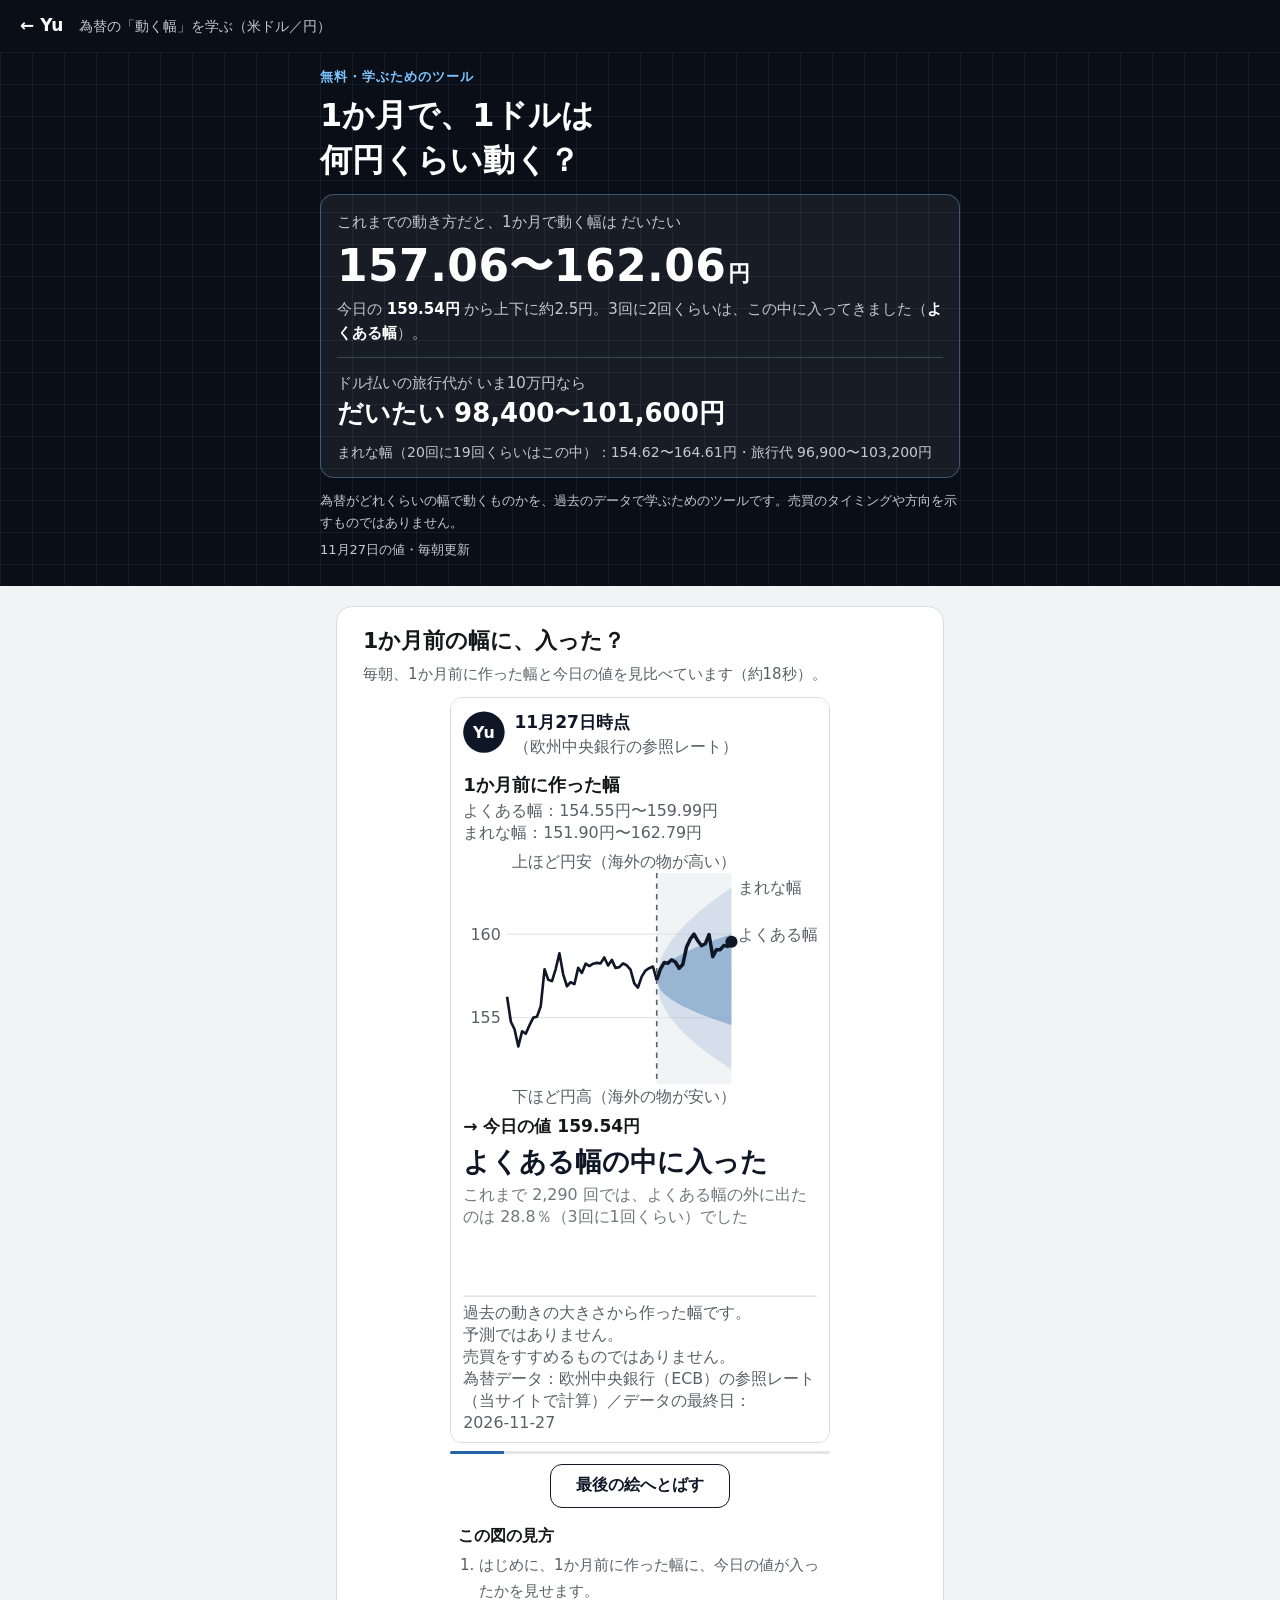
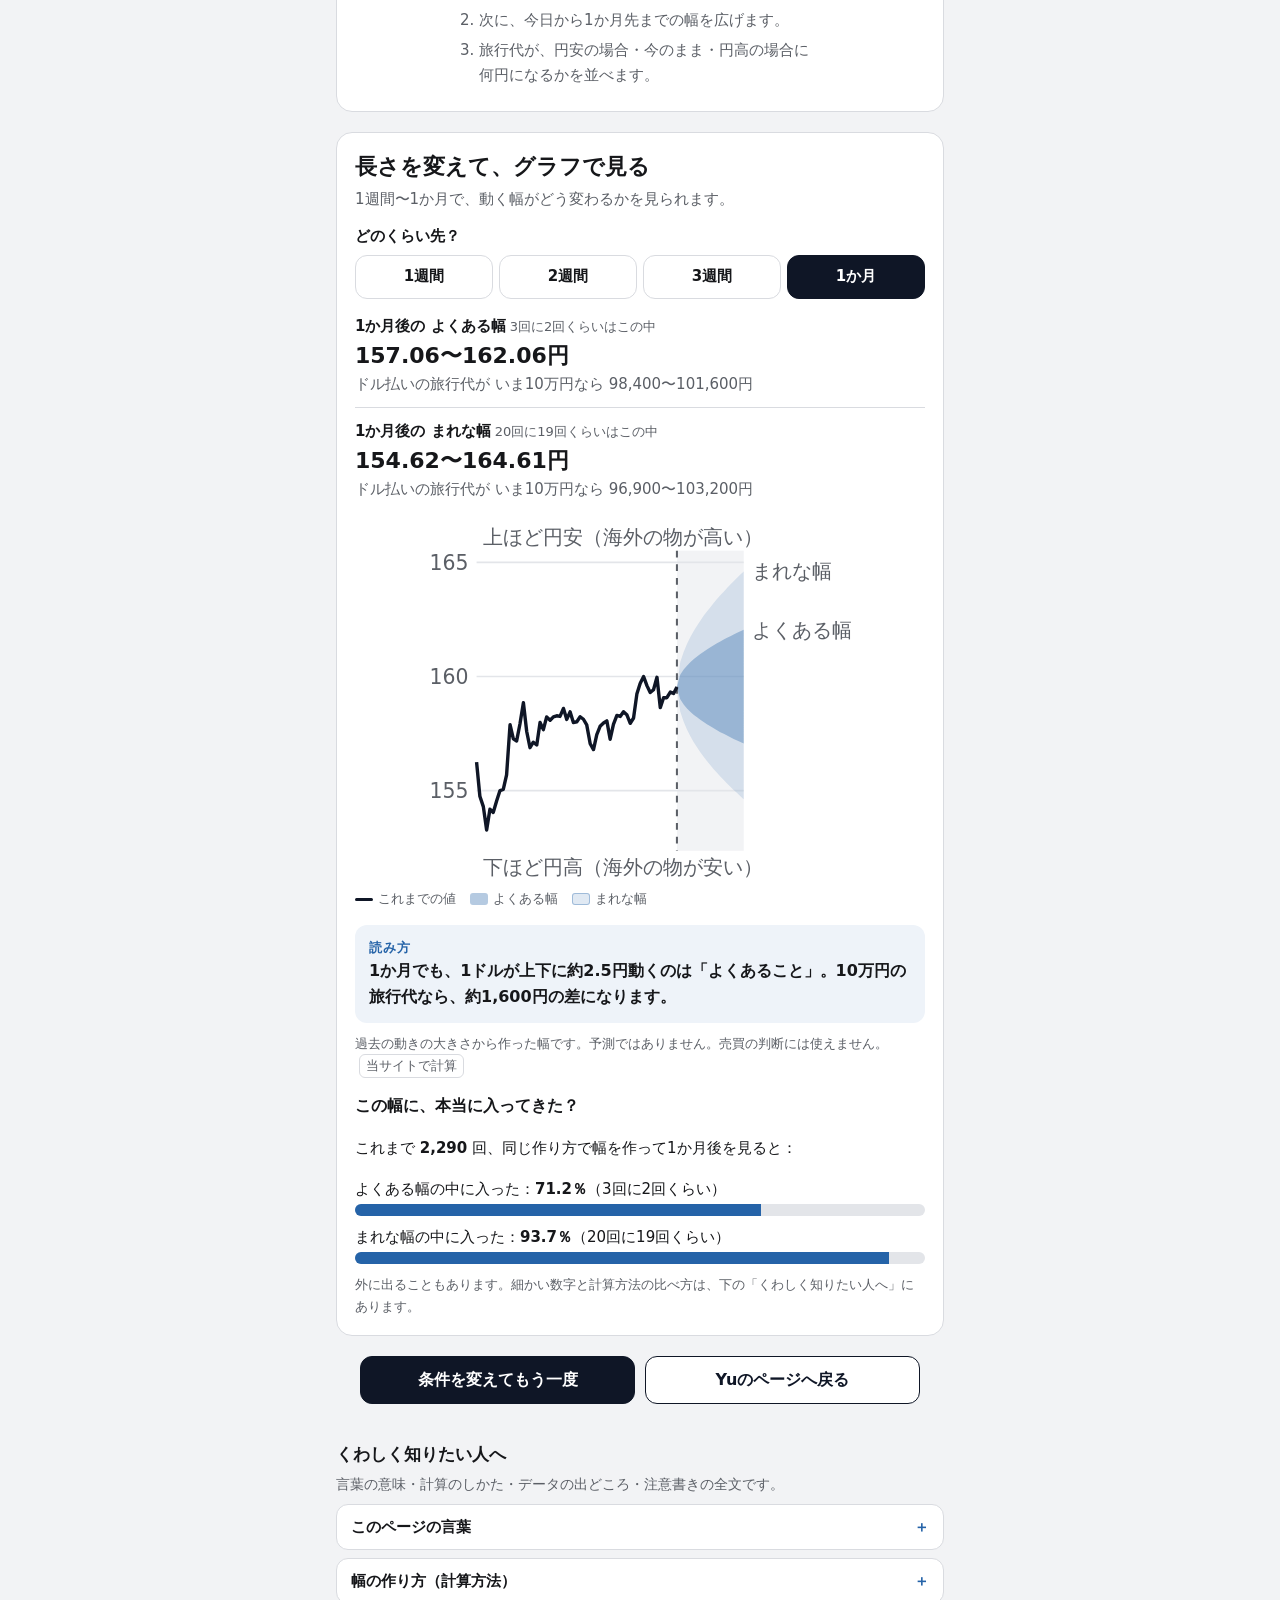
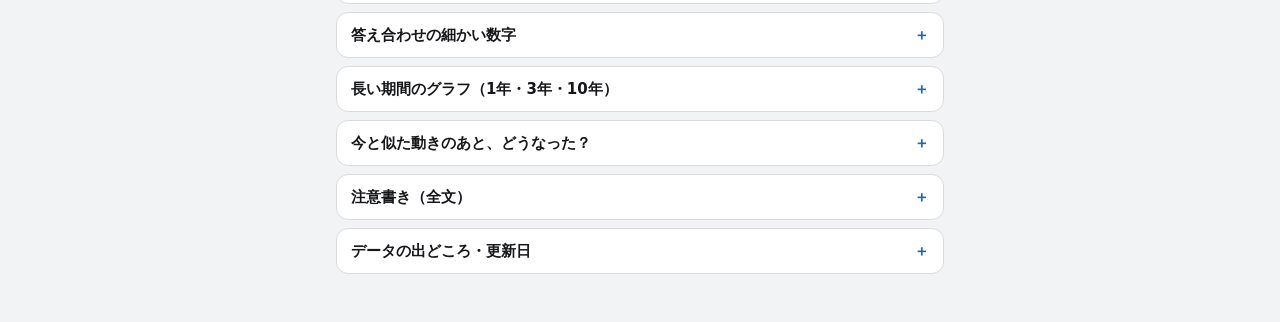
<file: index.html>
<!doctype html>
<html lang="ja">
<head>
<meta charset="utf-8">
<meta name="viewport" content="width=device-width, initial-scale=1">
<!--
  index.html：為替の「動く幅」を学ぶシミュレーター（fx-simulator）の画面の骨組み（仕様 2-11：答え → 今日の図 → 入力＋結果 → 次の行動 → くわしく）と、ファイルの読み込みだけ
  ・動き（計算・表示）は js/ の各ファイル。入口は js/main.js。外部のフォント・ライブラリ・画像は読み込まない（直接開いても動く）
-->
<title>1か月で、1ドルは何円くらい動く？｜為替の「動く幅」を学ぶ（米ドル／円）｜Yu</title>
<meta name="description" content="米ドル／円の過去のデータから、為替がどれくらいの幅で動くものかを学ぶ無料ツール。売買のタイミングや方向を示すものではありません。">
<link rel="stylesheet" href="css/style.css">
</head>
<body>

<!-- 共通の型：左上に「← Yu」（portal へ） -->
<nav class="bar" aria-label="サイトのメニュー">
  <a class="back-yu" href="https://yu-ceo.github.io/" aria-label="Yuのページへ戻る">← Yu</a>
  <span class="bar-title">為替の「動く幅」を学ぶ（米ドル／円）</span>
</nav>

<!-- ① 答え：問い → 答えの箱（js/answer_view.js が入れる）→ 上部の注意書き（1回だけ）→ 日付 -->
<header class="hero">
  <div class="hero-in">
    <p class="eyebrow">無料・学ぶためのツール</p>
    <h1>1か月で、1ドルは<br>何円くらい動く？</h1>
    <div id="hero-body"><div class="hero-msg" role="status">読み込み中…</div></div>
    <p class="hero-note">為替がどれくらいの幅で動くものかを、過去のデータで学ぶためのツールです。売買のタイミングや方向を示すものではありません。</p>
    <p class="hero-date" id="hero-date"></p>
  </div>
</header>

<main id="main">
  <!-- 今日の図（仕様 2-8）：最初の画面のあと js/story_view.js が1回だけ動かす。「この図の見方」は PC でも図の下 -->
  <section class="card today" id="today" aria-labelledby="h2-today">
    <h2 id="h2-today">1か月前の幅に、入った？</h2>
    <p class="what">毎朝、1か月前に作った幅と今日の値を見比べています（約18秒）。</p>
    <div id="today-msg"><div class="msg" role="status">今日の図を読み込み中…</div></div>
    <div class="today-grid" id="today-body" hidden>
      <div>
        <div class="story" id="story"></div>
        <div class="story-bar" aria-hidden="true"><i id="story-prog"></i></div>
        <div class="story-ctrl"><button type="button" class="btn" id="btn-replay">もう一度見る</button></div>
        <p class="rm-note" id="rm-note" hidden>動きを減らす設定のため、最後の絵だけを表示しています。</p>
      </div>
      <div class="how">
        <h3>この図の見方</h3>
        <ol>
          <li>はじめに、1か月前に作った幅に、今日の値が入ったかを見せます。</li>
          <li>次に、今日から1か月先までの幅を広げます。</li>
          <li>旅行代が、円安の場合・今のまま・円高の場合に何円になるかを並べます。</li>
        </ol>
      </div>
    </div>
  </section>

  <!-- ② 入力（先の長さだけ）＋ ③ 結果（js/result_view.js が入れる） -->
  <section class="card" id="try" aria-labelledby="h2-try">
    <h2 id="h2-try">長さを変えて、グラフで見る</h2>
    <p class="what">1週間〜1か月で、動く幅がどう変わるかを見られます。</p>
    <span class="field-lab" id="h-label">どのくらい先？</span>
    <div class="seg" id="seg-h" role="group" aria-labelledby="h-label">
      <button type="button" data-h="5" aria-pressed="false">1週間</button>
      <button type="button" data-h="10" aria-pressed="false">2週間</button>
      <button type="button" data-h="15" aria-pressed="false">3週間</button>
      <button type="button" data-h="20" aria-pressed="true">1か月</button>
    </div>
    <div class="res" id="res" aria-live="polite"><div class="msg" role="status">読み込み中…</div></div>
  </section>

  <!-- ④ 次の行動（3つのツールで同じ見た目・同じ場所：結果のすぐ後） -->
  <div class="next" id="next">
    <button type="button" class="primary" data-act="again">条件を変えてもう一度</button>
    <a class="secondary" href="https://yu-ceo.github.io/">Yuのページへ戻る</a>
  </div>
</main>

<!-- ⑤ くわしく知りたい人へ（長い説明・計算方法・出典・注意書きの全文。どれも消さず、畳むだけ） -->
<section class="more" id="more" aria-labelledby="h2-more">
  <h2 id="h2-more">くわしく知りたい人へ</h2>
  <p class="more-lead">言葉の意味・計算のしかた・データの出どころ・注意書きの全文です。</p>

  <details id="d-words"><summary>このページの言葉</summary><div class="d-body">
    <ul>
      <li><b>よくある幅</b>（狭い帯）：これまで、だいたい3回に2回は、この中に入ってきた幅です。</li>
      <li><b>まれな幅</b>（広い帯）：これまで、だいたい20回に19回は、この中に入ってきた幅です。外に出ることもあります。</li>
      <li><b>円安</b>：1ドルに払う円が増えること。海外の物・旅行が高くなります。グラフでは上へ動きます。</li>
      <li><b>円高</b>：1ドルに払う円が減ること。海外の物・旅行が安くなります。グラフでは下へ動きます。</li>
      <li><b>1週間・2週間・3週間・1か月</b>：土日と休みの日を除いた「営業日」で、5・10・15・20営業日のことです。</li>
    </ul>
  </div></details>

  <details id="d-method"><summary>幅の作り方（計算方法）</summary><div class="d-body">
      <p>過去の動きの大きさ（計算方法：<span id="method-name">カルマンフィルタ</span>）から作った幅です。予測ではありません。<span class="tag">当サイトで計算</span></p>
    <p>毎日の値の変わり方（ドル円が前の日から何％動いたか）から「ふだんの動きの大きさ」を見積もり、今日の値を真ん中にして、上下に同じだけ広げています。上がる・下がるの向きは入れていません。</p>
    <p>見積もりには、動きの大きさが少しずつ変わることを取り入れる方法を使っています。4つの方法を過去のデータで比べて選びました（次の「答え合わせの細かい数字」に表があります）。</p>
    <p>よくある幅は「動きの大きさ」の1つ分、まれな幅は2つ分です。先が長いほど、幅は広くなります（ラッパの形）。</p>
  </div></details>

  <details id="d-bt"><summary>答え合わせの細かい数字</summary><div class="d-body" id="bt-detail"><div class="msg" role="status">読み込み中…</div></div></details>

  <details id="d-long"><summary>長い期間のグラフ（1年・3年・10年）</summary><div class="d-body" id="long-body"><div class="msg" role="status">読み込み中…</div></div></details>

  <details id="d-sim"><summary>今と似た動きのあと、どうなった？</summary><div class="d-body" id="sim-body"><div class="msg" role="status">読み込み中…</div></div></details>

  <details id="d-note"><summary>注意書き（全文）</summary><div class="d-body">
    <p>このツールは、過去の為替データを決まった計算式で集計・表示するだけのものです。将来の値動きを予測・保証するものではなく、特定の商品・取引・業者をすすめるものでもありません。FX（外国為替証拠金取引）は元本を超える損失が出ることがあります。実際の判断はご自身の責任で行ってください。</p>
  </div></details>

  <details id="d-src"><summary>データの出どころ・更新日</summary><div class="d-body">
    <p>為替データ：欧州中央銀行（ECB）の参照レート（<a href="https://frankfurter.dev/" target="_blank" rel="noopener noreferrer">Frankfurter</a> 経由で取得）</p>
    <p>欧州中央銀行が1日1回公表する参照レートです。米ドル／円は、ユーロ基準の値から Frankfurter が計算し、当サイトで小数第3位に丸めたものです。リアルタイムの値ではありません。土日と欧州中央銀行の休業日の値はありません。データの正確さは保証されません。</p>
    <p>帯・答え合わせ・似た局面・今日の図の数字は、上のデータをもとに当サイトで計算したものです。</p>
    <p><span class="last-date num" id="last-date">データの最終日：—</span></p>
  </div></details>
</section>

<!-- 最初に読むのはここまでの分（データは最近の分だけ）。採用した方法・今日の図・結果・過去の分などは js/data_loader.js が後から読む -->
<script src="data/usdjpy_recent.js"></script>
<script src="js/format.js"></script>
<script src="js/band_config.js"></script>
<script src="js/band_calc.js"></script>
<script src="js/data_loader.js"></script>
<script src="js/answer_view.js"></script>
<script src="js/main.js"></script>
</body>
</html>
</file>
<file: css/style.css>
/*
 * style.css：fx-simulator の見た目（色・文字・余白・答えの箱・結果・グラフ・表・くわしくの畳み）
 * 見た目は、プロトタイプと、3つのツール共通の型（答え → 入力 → 結果 → 次の行動 → くわしく）のとおり。
 * 外部フォントは使わない（端末の文字だけ）。緑・赤など良し悪しに見える色は使わない。本文16px以上・補足13px以上・押せる物は高さ44px以上。
 */
:root{
  --bg:#f2f3f5;
  --card:#ffffff;
  --line:#d9dbe0;
  --text:#16171a;
  --text-sub:#5b5f66;
  --night:#0a0e17;
  --night-2:#0f1626;
  --night-text:#ffffff;
  --night-text-sub:#c3c8d2;
  --night-accent:#7cc4ff;
  --night-grid:rgba(150,185,255,.08);
  --answer-bg:rgba(255,255,255,.06);
  --accent:#2563a8;
  --chart-line:#0f1626;
  --band-narrow:rgba(37,99,168,.34);
  --band-wide:rgba(37,99,168,.14);
  --future-bg:#f2f3f5;
  --grid:#e3e5e9;
  --divider:#5b5f66;
  --chip-bg:#eef3f9;
  --loading-bg:#eceef2;
  --focus:#3b82f6;
  --font:"Hiragino Sans","Hiragino Kaku Gothic ProN","Noto Sans JP","Yu Gothic UI","Yu Gothic",Meiryo,system-ui,sans-serif;
  --fs-q:clamp(22px, 6.4vw, 32px);
  --fs-answer:clamp(30px, 9vw, 44px);
  --fs-trip:clamp(20px, 5.6vw, 26px);
  --fs-h2:clamp(19px, 5.2vw, 22px);
  --fs-body:16px;
  --fs-note:13px;
  --fs-button:16px;
  --gutter:16px;
  --card-pad:18px;
  --card-radius:16px;
  --section-gap:20px;
  --content-max:640px;
  --bar-height:52px;
  --btn-height:48px;
  --tap-min:44px;
  --btn-radius:12px;
  --story-max:380px;   /* PCで今日の図を大きくしすぎない上限（360px の画面でほぼ等倍） */
  --chart-max:440px;   /* PCで結果のグラフを大きくしすぎない上限（仕様 2-11） */
}
/* ===== 基本 ===== */
*{box-sizing:border-box}
html{-webkit-text-size-adjust:100%;scroll-behavior:smooth}
body{margin:0;background:var(--bg);color:var(--text);font-family:var(--font);font-size:var(--fs-body);line-height:1.75;overflow-x:hidden}
a{color:var(--accent)}
button{font-family:inherit}
:focus-visible{outline:3px solid var(--focus);outline-offset:2px}
[hidden]{display:none!important}
.num{font-variant-numeric:tabular-nums;font-feature-settings:"tnum"}
.vh{position:absolute;width:1px;height:1px;overflow:hidden;clip:rect(0 0 0 0)}
/* ===== いちばん上のバー（左上に「← Yu」） ===== */
.bar{height:var(--bar-height);padding:0 var(--gutter);display:flex;align-items:center;gap:12px;background:var(--night);color:var(--night-text)}
.back-yu{display:inline-flex;align-items:center;min-height:var(--tap-min);min-width:var(--tap-min);padding:0 4px;color:var(--night-text);text-decoration:none;font-weight:700;font-size:17px}
.bar-title{font-size:14px;color:var(--night-text-sub);white-space:nowrap;overflow:hidden;text-overflow:ellipsis}
/* ===== ① 答え（紺の帯・答えの箱） ===== */
.hero{background:var(--night);color:var(--night-text);padding:14px var(--gutter) 24px;
  background-image:linear-gradient(var(--night-grid) 1px,transparent 1px),linear-gradient(90deg,var(--night-grid) 1px,transparent 1px);background-size:32px 32px}
.hero-in{max-width:var(--content-max);margin:0 auto}
.eyebrow{font-size:var(--fs-note);letter-spacing:.08em;color:var(--night-accent);font-weight:700;margin:0 0 4px}
.hero h1{font-size:var(--fs-q);line-height:1.4;margin:0 0 12px;font-weight:700}
.answer{border:1px solid rgba(124,196,255,.35);border-radius:14px;background:var(--answer-bg);padding:14px 16px}
.ans-lab{margin:0;font-size:15px;color:var(--night-text-sub)}
.ans-big{margin:2px 0 0;font-size:var(--fs-answer);font-weight:700;line-height:1.25;letter-spacing:.01em}
.ans-big small{font-size:.5em;font-weight:700;margin-left:2px}
.ans-sub{margin:4px 0 0;font-size:15px;color:var(--night-text-sub);line-height:1.6}
.ans-sub b{color:var(--night-text)}
.ans-trip{margin-top:12px;padding-top:12px;border-top:1px solid rgba(124,196,255,.25)}
.ans-trip p{margin:0}
.trip-big{font-size:var(--fs-trip);font-weight:700;line-height:1.35;overflow-wrap:anywhere}
.ans-rare{margin:10px 0 0;font-size:14px;color:var(--night-text-sub);line-height:1.6}
.hero-note{margin:12px 0 0;font-size:var(--fs-note);color:var(--night-text-sub);line-height:1.65}
.hero-date{margin:6px 0 0;font-size:var(--fs-note);color:var(--night-text-sub)}
.hero-msg{border:1px solid rgba(124,196,255,.35);border-radius:14px;padding:18px 16px;font-size:16px;line-height:1.7}
.hero-msg .btn{margin-top:12px}
/* ===== カード・ボタン・読み込み中の表示（共通） ===== */
main{max-width:var(--content-max);margin:0 auto;padding:var(--section-gap) var(--gutter) 8px}
.card{background:var(--card);border:1px solid var(--line);border-radius:var(--card-radius);padding:var(--card-pad);margin-bottom:var(--section-gap)}
.card h2{font-size:var(--fs-h2);line-height:1.45;margin:0 0 4px;font-weight:700}
.card .what{margin:0 0 10px;color:var(--text-sub);font-size:15px}
.note-line{margin:10px 0 0;font-size:var(--fs-note);color:var(--text-sub);line-height:1.65}
.tag{display:inline-block;margin-left:4px;padding:0 6px;border:1px solid var(--line);border-radius:6px;font-size:var(--fs-note);color:var(--text-sub);white-space:nowrap}
.btn{min-height:var(--tap-min);min-width:180px;padding:0 18px;border-radius:var(--btn-radius);border:1px solid var(--night-2);background:var(--card);color:var(--night-2);font-size:var(--fs-button);font-weight:700;cursor:pointer}
.msg{padding:18px 14px;border-radius:12px;background:var(--loading-bg);color:var(--text-sub);font-size:15px;text-align:center;line-height:1.7}
.msg .btn{margin-top:10px}
.msg-sub{font-size:var(--fs-note)}
.loading-dot{display:inline-block;width:8px;height:8px;border-radius:50%;background:var(--text-sub);margin-right:8px;animation:blink 1.2s infinite}
@keyframes blink{50%{opacity:.25}}
@media (prefers-reduced-motion:reduce){.loading-dot{animation:none}}
/* ===== 今日の図（紺の帯のすぐ下。PC でも「この図の見方」は図の下） ===== */
.today{padding:var(--card-pad) 8px}
.today h2,.today .what{padding:0 8px}
.today-grid{display:grid;gap:14px}
.story{width:100%;max-width:var(--story-max);margin:0 auto}
.story svg{display:block;width:100%;height:auto;border:1px solid var(--line);border-radius:12px;background:var(--card)}
.story-bar{max-width:var(--story-max);height:3px;margin:8px auto 0;background:var(--grid);border-radius:2px;overflow:hidden}
.story-bar i{display:block;height:100%;width:0;background:var(--accent)}
.story-ctrl{display:flex;justify-content:center;margin-top:10px}
.how{max-width:var(--story-max);margin:0 auto;padding:0 8px;font-size:15px;color:var(--text-sub);line-height:1.7}
.how h3{margin:0 0 4px;font-size:16px;color:var(--text)}
.how ol{margin:0;padding-left:1.4em}
.how li{margin:0 0 4px}
.rm-note{margin:6px 6px 0;font-size:var(--fs-note);color:var(--text-sub);text-align:center}
/* 720px＝スマホより広い画面（PC・タブレット）から */
@media (min-width:720px){.today{padding:var(--card-pad)}}
/* ===== ② 入力（どのくらい先？） ===== */
.field-lab{display:block;font-size:15px;font-weight:700;margin:6px 0}
.seg{display:grid;grid-template-columns:repeat(4,1fr);gap:6px}
.seg button{min-height:var(--tap-min);border-radius:var(--btn-radius);border:1px solid var(--line);background:var(--card);color:var(--text);font-size:15px;font-weight:700;cursor:pointer;padding:0 2px}
.seg button[aria-pressed="true"]{background:var(--night-2);border-color:var(--night-2);color:#fff}
.seg.period{grid-template-columns:repeat(3,1fr);max-width:300px;margin:6px 0}
/* ===== ③ 結果（数字・グラフ・読み方の一言・答え合わせの棒） ===== */
.res{margin-top:14px}
.res-row{padding:10px 0;border-top:1px solid var(--line)}
.res-row:first-child{border-top:0;padding-top:0}
.res-name{margin:0;font-size:15px;font-weight:700}
.res-name span{font-weight:400;color:var(--text-sub);font-size:var(--fs-note);margin-left:4px}
.res-val{margin:2px 0 0;font-size:22px;font-weight:700;line-height:1.35}
.res-trip{margin:0;font-size:15px;color:var(--text-sub)}
.chart{margin-top:8px}
.chart svg{display:block;width:100%;max-width:var(--chart-max);height:auto;margin:0 auto}
.legend{display:flex;flex-wrap:wrap;gap:4px 14px;margin:6px 0 0;padding:0;list-style:none;font-size:var(--fs-note);color:var(--text-sub)}
.legend li{display:flex;align-items:center;gap:5px}
.sw{display:inline-block;width:18px;height:12px;border-radius:3px;flex:none}
.sw.narrow{background:var(--band-narrow)}
.sw.wide{background:var(--band-wide);border:1px solid var(--band-narrow)}
.sw.line{height:3px;background:var(--night-2)}
.sw.dash{height:0;border-top:2px dashed var(--divider);border-radius:0}
.reading{margin:14px 0 0;padding:12px 14px;border-radius:12px;background:var(--chip-bg);font-size:16px;font-weight:700;line-height:1.65}
.reading .r-lab{display:block;font-size:var(--fs-note);color:var(--accent);font-weight:700;letter-spacing:.06em}
.check{margin:14px 0 0;font-size:15px;line-height:1.75}
.check h3{font-size:16px;margin:0 0 4px}
.bars{display:grid;gap:8px;margin-top:6px}
.bar-row{font-size:15px}
.bar-row .meter{height:12px;border-radius:6px;background:var(--grid);overflow:hidden;margin-top:2px}
.bar-row .meter i{display:block;height:100%;background:var(--accent)}
/* ===== ④ 次の行動（3ツールで同じ見た目・同じ場所） ===== */
.next{display:grid;gap:10px;margin:4px auto var(--section-gap);max-width:420px}
.next a,.next button{display:flex;align-items:center;justify-content:center;min-height:var(--btn-height);border-radius:var(--btn-radius);font-size:var(--fs-button);font-weight:700;text-decoration:none;cursor:pointer}
.next .primary{background:var(--night-2);color:#fff;border:1px solid var(--night-2)}
.next .secondary{background:var(--card);color:var(--night-2);border:1px solid var(--night-2)}
@media (min-width:720px){.next{grid-template-columns:1fr 1fr;max-width:560px}}  /* 横に2つ並べる幅（仕様 2-11） */
/* ===== ⑤ くわしく知りたい人へ（畳む） ===== */
.more{max-width:var(--content-max);margin:0 auto;padding:0 var(--gutter) 40px}
.more>h2{font-size:17px;margin:8px 0 2px}
.more>.more-lead{margin:0 0 8px;font-size:14px;color:var(--text-sub)}
.more details{background:var(--card);border:1px solid var(--line);border-radius:12px;margin-bottom:8px}
.more summary{min-height:var(--tap-min);display:flex;align-items:center;justify-content:space-between;gap:10px;padding:8px 14px;font-weight:700;font-size:15px;cursor:pointer;list-style:none}
.more summary::-webkit-details-marker{display:none}
.more summary::after{content:"＋";color:var(--accent);font-weight:700;flex:none}
.more details[open] summary::after{content:"－"}
.more .d-body{padding:0 14px 14px;font-size:14px;line-height:1.8;color:var(--text)}
.more .d-body p{margin:0 0 8px}
.more .d-body h4{font-size:14px;margin:12px 0 4px}
.more .d-body ul{margin:0 0 8px;padding-left:1.3em}
.last-date{display:inline-block;padding:4px 10px;border-radius:8px;background:var(--bg);border:1px solid var(--line);font-weight:600;font-size:var(--fs-note)}
/* ===== 表（答え合わせの比べ方・似た局面）。狭い画面では表の枠の中だけ横に動く ===== */
.table-wrap{width:100%;overflow-x:auto;margin:6px 0 8px;-webkit-overflow-scrolling:touch}
.cmp-table,.sim-table{border-collapse:collapse;width:100%;font-size:var(--fs-note);font-variant-numeric:tabular-nums}
.cmp-table{min-width:440px}
.cmp-table caption,.sim-table caption{text-align:left;font-size:var(--fs-note);color:var(--text-sub);padding:0 0 6px}
.cmp-table th,.cmp-table td,.sim-table th,.sim-table td{border-bottom:1px solid var(--grid);padding:6px;font-weight:400;color:var(--text);line-height:1.5;vertical-align:top;text-align:right}
.cmp-table thead th,.sim-table thead th{font-size:var(--fs-note);color:var(--text-sub);font-weight:700;vertical-align:bottom}
.cmp-table th:first-child,.cmp-table tbody th,.sim-table th:first-child{text-align:left}
.cmp-table td:last-child,.cmp-table thead th:last-child{white-space:nowrap}
.sim-table td{white-space:nowrap}
.sim-table tbody th[scope="row"]{white-space:nowrap;font-size:14px}
.sim-table .col-sub{display:block;font-size:var(--fs-note);font-weight:500}
.sim-table .rate,.sim-table .cnt{display:block}
.sim-table .cnt{font-size:var(--fs-note);color:var(--text-sub)}
.sim-table tr.group th{text-align:left;background:var(--bg);font-size:var(--fs-note);color:var(--text-sub);font-weight:700}
.cond{font-size:var(--fs-note);color:var(--text-sub);margin:0 0 10px}
.near{margin:12px 0 0;padding:10px 12px;border-radius:10px;background:var(--bg);font-size:14px;line-height:1.7}
.cmp-note{font-size:var(--fs-note);color:var(--text-sub)}
</file>
